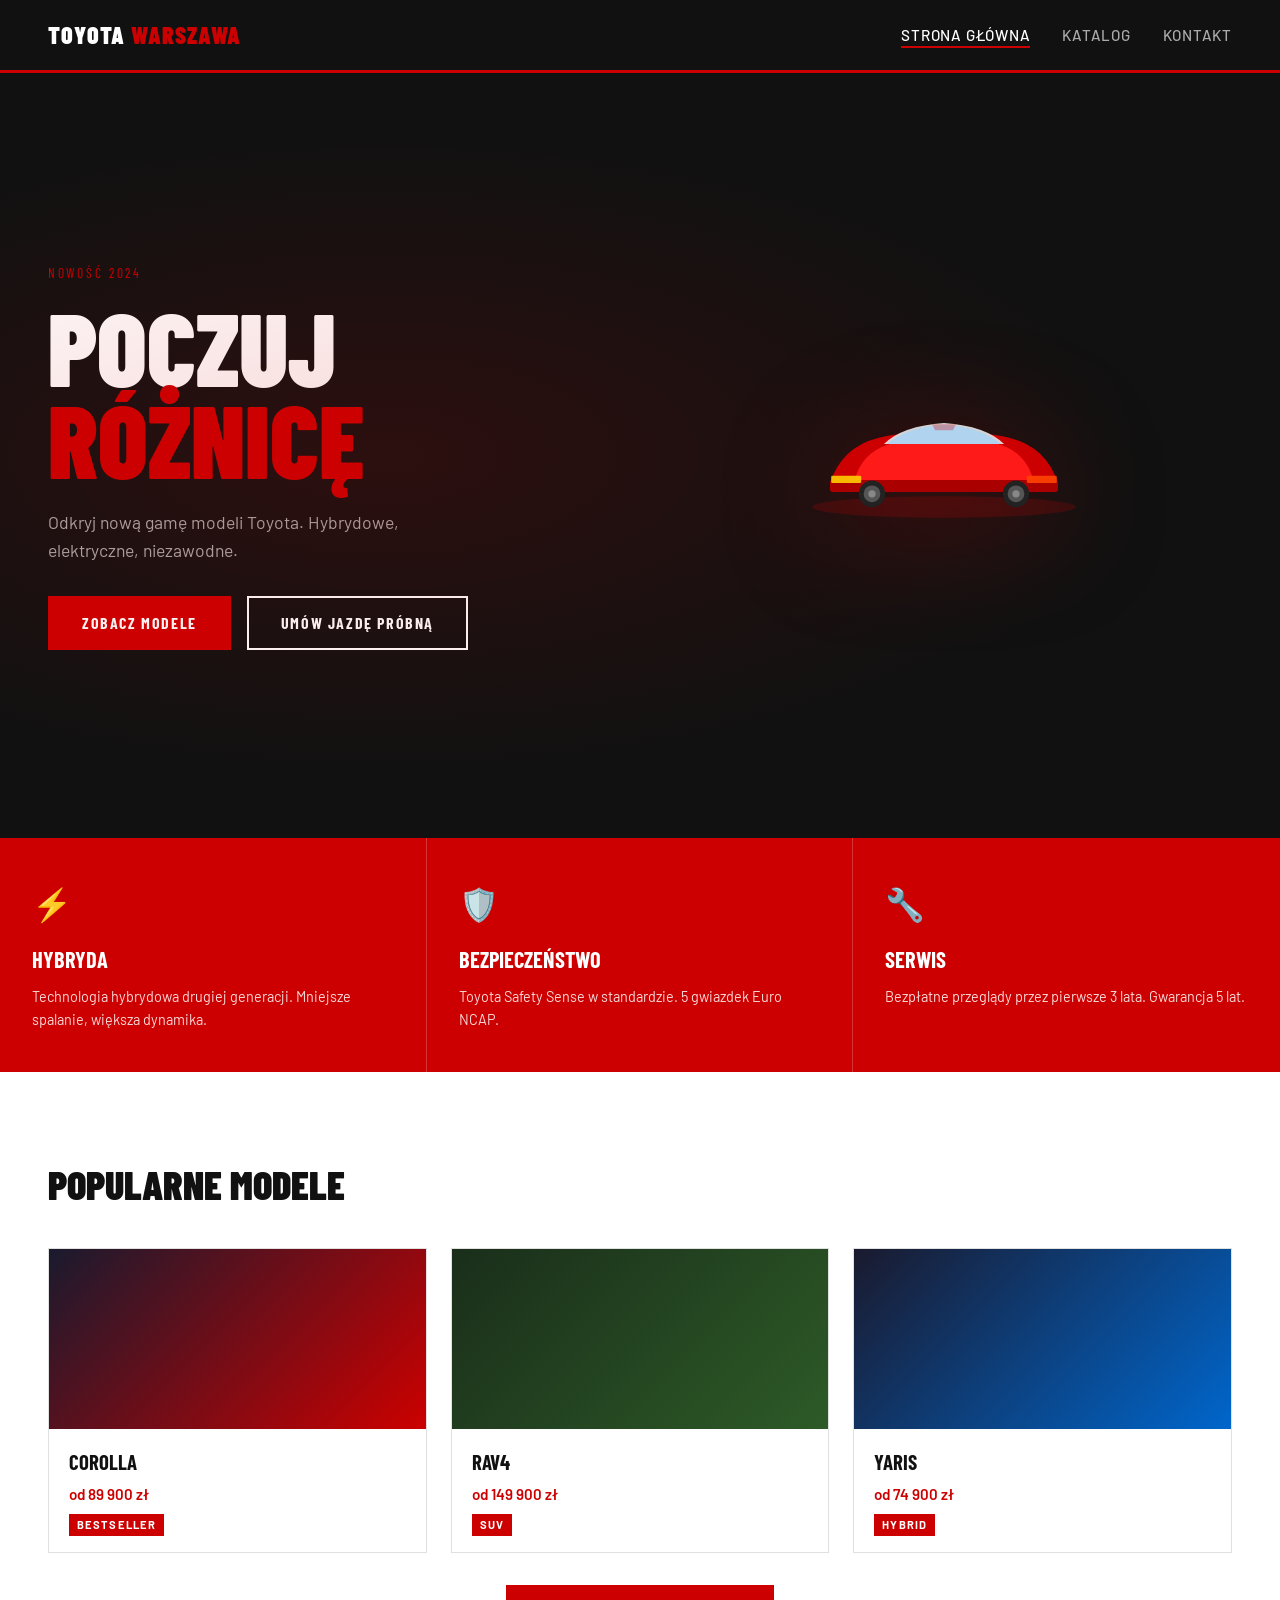
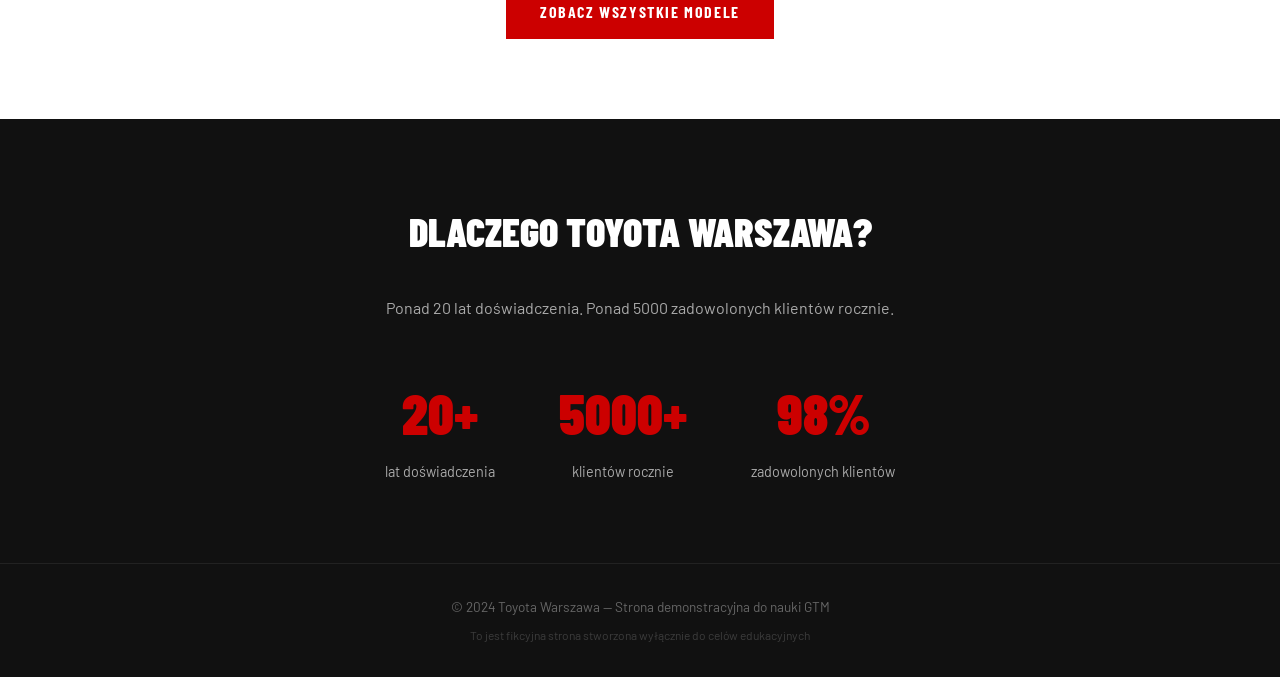
<file: index.html>
<!DOCTYPE html>
<html lang="pl">
<head>
  <!-- Google Tag Manager -->
<script>(function(w,d,s,l,i){w[l]=w[l]||[];w[l].push({'gtm.start':
new Date().getTime(),event:'gtm.js'});var f=d.getElementsByTagName(s)[0],
j=d.createElement(s),dl=l!='dataLayer'?'&l='+l:'';j.async=true;j.src=
'https://www.googletagmanager.com/gtm.js?id='+i+dl;f.parentNode.insertBefore(j,f);
})(window,document,'script','dataLayer','GTM-MQZLHCC2');</script>
<!-- End Google Tag Manager -->
  <meta charset="UTF-8" />
  <meta name="viewport" content="width=device-width, initial-scale=1.0"/>
  <title>Toyota Warszawa — Salon Samochodowy</title>
  <link rel="preconnect" href="https://fonts.googleapis.com">
  <link href="https://fonts.googleapis.com/css2?family=Barlow+Condensed:wght@400;600;700;900&family=Barlow:wght@300;400;500&display=swap" rel="stylesheet">
  <link rel="stylesheet" href="style.css">
</head>
<body>
<!-- Google Tag Manager (noscript) -->
<noscript><iframe src="https://www.googletagmanager.com/ns.html?id=GTM-MQZLHCC2"
height="0" width="0" style="display:none;visibility:hidden"></iframe></noscript>
<!-- End Google Tag Manager (noscript) -->

  <nav class="navbar">
    <a href="index.html" class="logo">TOYOTA <span>WARSZAWA</span></a>
    <ul class="nav-links">
      <li><a href="index.html" class="active">Strona główna</a></li>
      <li><a href="katalog.html">Katalog</a></li>
      <li><a href="kontakt.html">Kontakt</a></li>
    </ul>
  </nav>

  <section class="hero">
    <div class="hero-content">
      <p class="hero-label">Nowość 2024</p>
      <h1>Poczuj<br><span>różnicę</span></h1>
      <p class="hero-sub">Odkryj nową gamę modeli Toyota. Hybrydowe, elektryczne, niezawodne.</p>
      <div class="hero-btns">
        <a href="katalog.html" class="btn btn-primary" id="hero-cta">Zobacz modele</a>
        <a href="kontakt.html" class="btn btn-outline" id="hero-contact">Umów jazdę próbną</a>
      </div>
    </div>
    <div class="hero-visual">
      <div class="car-placeholder">
        <svg viewBox="0 0 500 220" fill="none" xmlns="http://www.w3.org/2000/svg">
          <ellipse cx="250" cy="200" rx="220" ry="18" fill="#ff0000" opacity="0.15"/>
          <path d="M60 160 Q80 100 140 85 Q180 75 250 72 Q320 75 360 85 Q420 100 440 160 Z" fill="#cc0000"/>
          <path d="M100 160 Q110 110 160 95 Q200 82 250 80 Q300 82 340 95 Q390 110 400 160 Z" fill="#ff1a1a"/>
          <path d="M150 95 Q180 65 250 60 Q320 65 350 95 Z" fill="#e8e8e8" opacity="0.9"/>
          <path d="M155 95 Q185 68 250 63 Q315 68 345 95 Z" fill="#b0d4f0"/>
          <rect x="60" y="155" width="380" height="20" rx="4" fill="#aa0000"/>
          <circle cx="130" cy="178" r="22" fill="#222"/>
          <circle cx="130" cy="178" r="14" fill="#555"/>
          <circle cx="130" cy="178" r="6" fill="#888"/>
          <circle cx="370" cy="178" r="22" fill="#222"/>
          <circle cx="370" cy="178" r="14" fill="#555"/>
          <circle cx="370" cy="178" r="6" fill="#888"/>
          <rect x="62" y="148" width="50" height="12" rx="2" fill="#ffcc00" opacity="0.9"/>
          <rect x="388" y="148" width="50" height="12" rx="2" fill="#ff4400" opacity="0.9"/>
          <path d="M235 72 L230 62 L270 62 L265 72 Z" fill="#cc0000" opacity="0.3"/>
        </svg>
      </div>
    </div>
  </section>

  <section class="features">
    <div class="feature-item">
      <span class="feature-icon">⚡</span>
      <h3>Hybryda</h3>
      <p>Technologia hybrydowa drugiej generacji. Mniejsze spalanie, większa dynamika.</p>
    </div>
    <div class="feature-item">
      <span class="feature-icon">🛡️</span>
      <h3>Bezpieczeństwo</h3>
      <p>Toyota Safety Sense w standardzie. 5 gwiazdek Euro NCAP.</p>
    </div>
    <div class="feature-item">
      <span class="feature-icon">🔧</span>
      <h3>Serwis</h3>
      <p>Bezpłatne przeglądy przez pierwsze 3 lata. Gwarancja 5 lat.</p>
    </div>
  </section>

  <section class="models-preview">
    <h2>Popularne modele</h2>
    <div class="models-grid">
      <a href="produkt.html?model=corolla" class="model-card" data-model="Corolla">
        <div class="model-img corolla-img"></div>
        <div class="model-info">
          <h3>Corolla</h3>
          <p class="model-price">od 89 900 zł</p>
          <span class="model-tag">Bestseller</span>
        </div>
      </a>
      <a href="produkt.html?model=rav4" class="model-card" data-model="RAV4">
        <div class="model-img rav4-img"></div>
        <div class="model-info">
          <h3>RAV4</h3>
          <p class="model-price">od 149 900 zł</p>
          <span class="model-tag">SUV</span>
        </div>
      </a>
      <a href="produkt.html?model=yaris" class="model-card" data-model="Yaris">
        <div class="model-img yaris-img"></div>
        <div class="model-info">
          <h3>Yaris</h3>
          <p class="model-price">od 74 900 zł</p>
          <span class="model-tag">Hybrid</span>
        </div>
      </a>
    </div>
    <div style="text-align:center; margin-top: 2rem;">
      <a href="katalog.html" class="btn btn-primary" id="see-all-models">Zobacz wszystkie modele</a>
    </div>
  </section>

  <section class="scroll-section">
    <h2>Dlaczego Toyota Warszawa?</h2>
    <p>Ponad 20 lat doświadczenia. Ponad 5000 zadowolonych klientów rocznie.</p>
    <div class="stats">
      <div class="stat"><span class="stat-num">20+</span><span class="stat-label">lat doświadczenia</span></div>
      <div class="stat"><span class="stat-num">5000+</span><span class="stat-label">klientów rocznie</span></div>
      <div class="stat"><span class="stat-num">98%</span><span class="stat-label">zadowolonych klientów</span></div>
    </div>
  </section>

  <footer class="footer">
    <p>© 2024 Toyota Warszawa — Strona demonstracyjna do nauki GTM</p>
    <p style="font-size:0.75rem; opacity:0.5; margin-top:0.5rem;">To jest fikcyjna strona stworzona wyłącznie do celów edukacyjnych</p>
  </footer>

  <script src="gtm-events.js"></script>
</body>
</html>
</file>
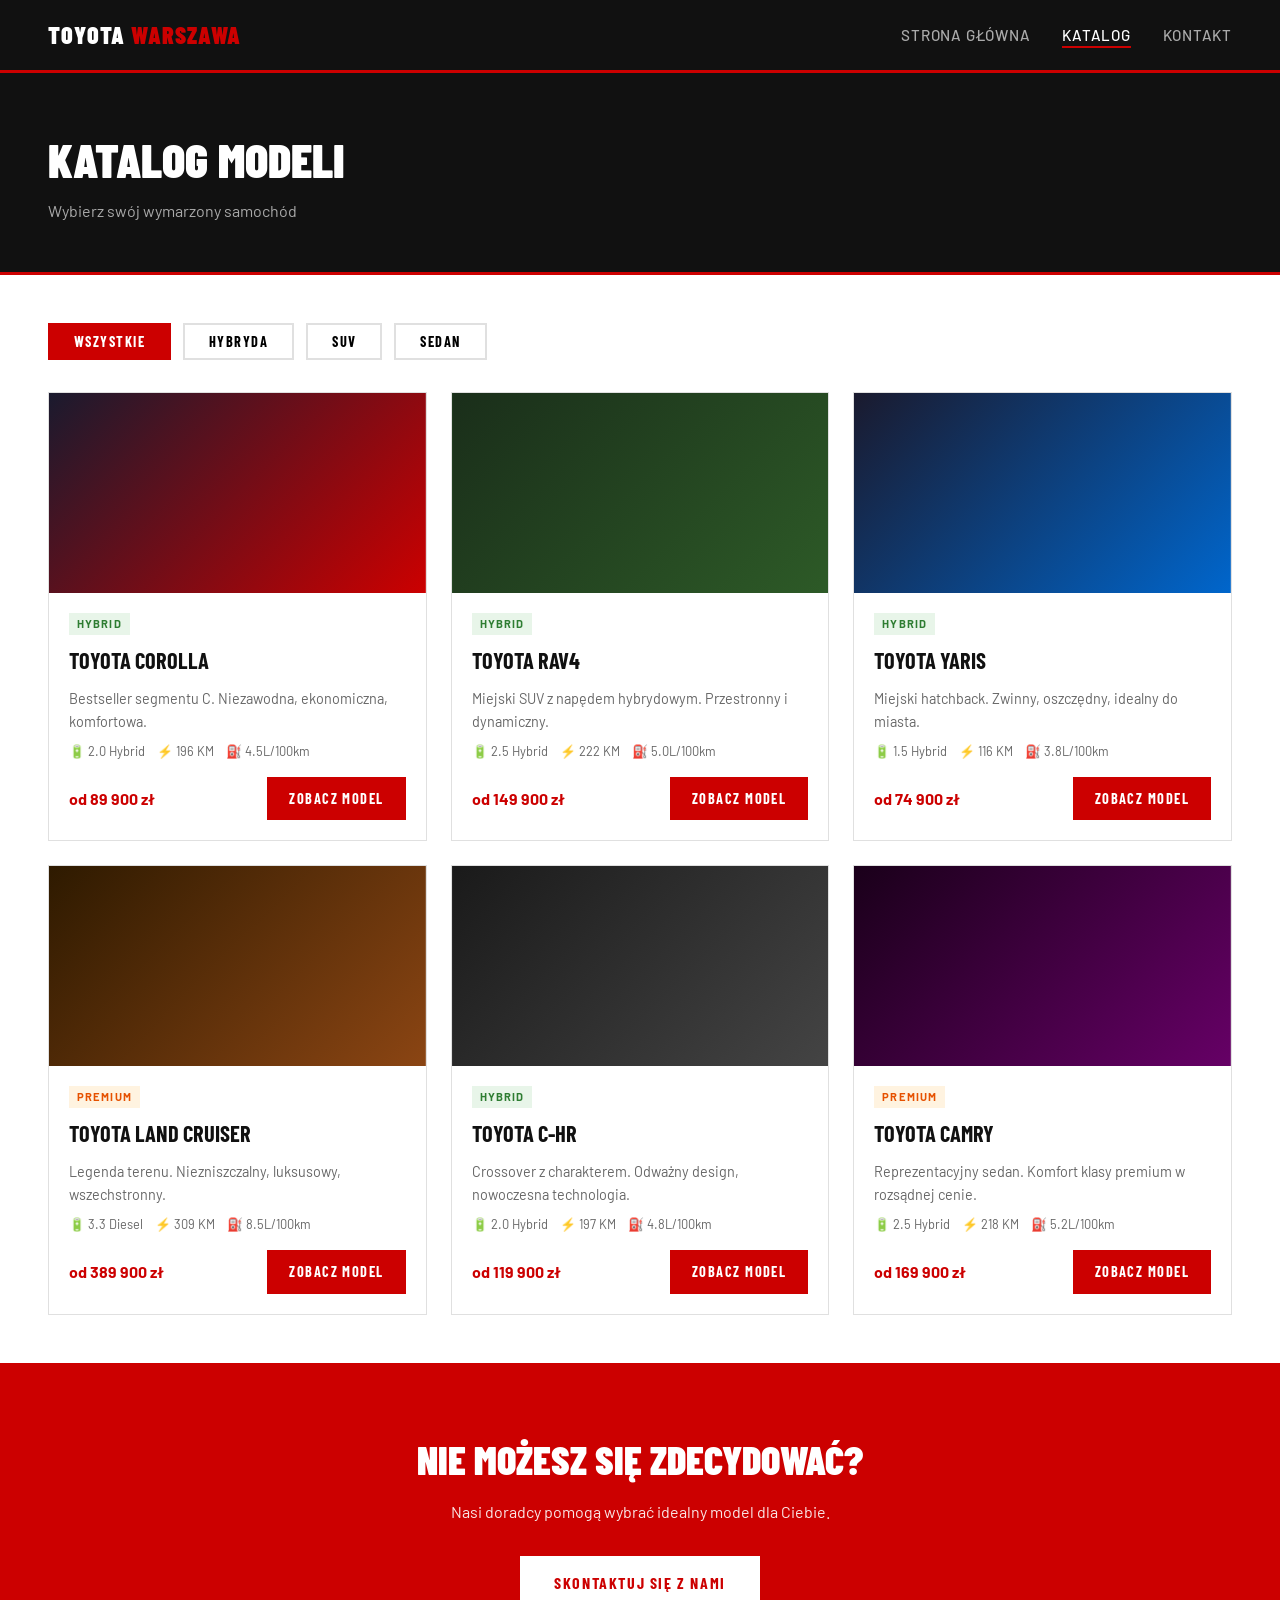
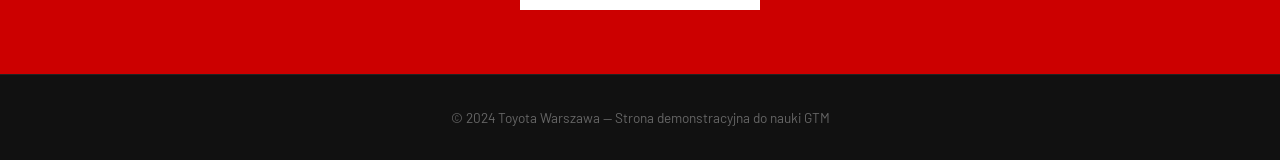
<file: katalog.html>
<!DOCTYPE html>
<html lang="pl">
<head>
  <!-- Google Tag Manager -->
<script>(function(w,d,s,l,i){w[l]=w[l]||[];w[l].push({'gtm.start':
new Date().getTime(),event:'gtm.js'});var f=d.getElementsByTagName(s)[0],
j=d.createElement(s),dl=l!='dataLayer'?'&l='+l:'';j.async=true;j.src=
'https://www.googletagmanager.com/gtm.js?id='+i+dl;f.parentNode.insertBefore(j,f);
})(window,document,'script','dataLayer','GTM-MQZLHCC2');</script>
<!-- End Google Tag Manager -->
  <meta charset="UTF-8" />
  <meta name="viewport" content="width=device-width, initial-scale=1.0"/>
  <title>Katalog modeli — Toyota Warszawa</title>
  <!-- GTM HEAD CODE — wstaw tutaj swój kod GTM -->
  <!-- <script>(function(w,d,s,l,i){...})(window,document,'script','dataLayer','GTM-XXXXXX');</script> -->
  <link rel="preconnect" href="https://fonts.googleapis.com">
  <link href="https://fonts.googleapis.com/css2?family=Barlow+Condensed:wght@400;600;700;900&family=Barlow:wght@300;400;500&display=swap" rel="stylesheet">
  <link rel="stylesheet" href="style.css">
</head>
<body>
<!-- Google Tag Manager (noscript) -->
<noscript><iframe src="https://www.googletagmanager.com/ns.html?id=GTM-MQZLHCC2"
height="0" width="0" style="display:none;visibility:hidden"></iframe></noscript>
<!-- End Google Tag Manager (noscript) -->
  <!-- GTM NOSCRIPT -->
  <!-- <noscript><iframe src="https://www.googletagmanager.com/ns.html?id=GTM-XXXXXX" height="0" width="0"></iframe></noscript> -->

  <nav class="navbar">
    <a href="index.html" class="logo">TOYOTA <span>WARSZAWA</span></a>
    <ul class="nav-links">
      <li><a href="index.html">Strona główna</a></li>
      <li><a href="katalog.html" class="active">Katalog</a></li>
      <li><a href="kontakt.html">Kontakt</a></li>
    </ul>
  </nav>

  <div class="page-header">
    <h1>Katalog modeli</h1>
    <p>Wybierz swój wymarzony samochód</p>
  </div>

  <section class="katalog-section">
    <div class="filter-bar">
      <button class="filter-btn active" data-filter="all">Wszystkie</button>
      <button class="filter-btn" data-filter="hybrid">Hybryda</button>
      <button class="filter-btn" data-filter="suv">SUV</button>
      <button class="filter-btn" data-filter="sedan">Sedan</button>
    </div>

    <div class="katalog-grid">

      <div class="katalog-card" data-category="hybrid sedan">
        <div class="katalog-img corolla-img"></div>
        <div class="katalog-info">
          <span class="tag-hybrid">Hybrid</span>
          <h3>Toyota Corolla</h3>
          <p>Bestseller segmentu C. Niezawodna, ekonomiczna, komfortowa.</p>
          <div class="specs">
            <span>🔋 2.0 Hybrid</span>
            <span>⚡ 196 KM</span>
            <span>⛽ 4.5L/100km</span>
          </div>
          <div class="katalog-footer">
            <span class="price">od 89 900 zł</span>
            <a href="produkt.html?model=corolla" class="btn btn-primary btn-sm" data-model="Corolla">Zobacz model</a>
          </div>
        </div>
      </div>

      <div class="katalog-card" data-category="hybrid suv">
        <div class="katalog-img rav4-img"></div>
        <div class="katalog-info">
          <span class="tag-hybrid">Hybrid</span>
          <h3>Toyota RAV4</h3>
          <p>Miejski SUV z napędem hybrydowym. Przestronny i dynamiczny.</p>
          <div class="specs">
            <span>🔋 2.5 Hybrid</span>
            <span>⚡ 222 KM</span>
            <span>⛽ 5.0L/100km</span>
          </div>
          <div class="katalog-footer">
            <span class="price">od 149 900 zł</span>
            <a href="produkt.html?model=rav4" class="btn btn-primary btn-sm" data-model="RAV4">Zobacz model</a>
          </div>
        </div>
      </div>

      <div class="katalog-card" data-category="hybrid">
        <div class="katalog-img yaris-img"></div>
        <div class="katalog-info">
          <span class="tag-hybrid">Hybrid</span>
          <h3>Toyota Yaris</h3>
          <p>Miejski hatchback. Zwinny, oszczędny, idealny do miasta.</p>
          <div class="specs">
            <span>🔋 1.5 Hybrid</span>
            <span>⚡ 116 KM</span>
            <span>⛽ 3.8L/100km</span>
          </div>
          <div class="katalog-footer">
            <span class="price">od 74 900 zł</span>
            <a href="produkt.html?model=yaris" class="btn btn-primary btn-sm" data-model="Yaris">Zobacz model</a>
          </div>
        </div>
      </div>

      <div class="katalog-card" data-category="suv">
        <div class="katalog-img landcruiser-img"></div>
        <div class="katalog-info">
          <span class="tag-premium">Premium</span>
          <h3>Toyota Land Cruiser</h3>
          <p>Legenda terenu. Niezniszczalny, luksusowy, wszechstronny.</p>
          <div class="specs">
            <span>🔋 3.3 Diesel</span>
            <span>⚡ 309 KM</span>
            <span>⛽ 8.5L/100km</span>
          </div>
          <div class="katalog-footer">
            <span class="price">od 389 900 zł</span>
            <a href="produkt.html?model=landcruiser" class="btn btn-primary btn-sm" data-model="Land Cruiser">Zobacz model</a>
          </div>
        </div>
      </div>

      <div class="katalog-card" data-category="hybrid suv">
        <div class="katalog-img cx5-img"></div>
        <div class="katalog-info">
          <span class="tag-hybrid">Hybrid</span>
          <h3>Toyota C-HR</h3>
          <p>Crossover z charakterem. Odważny design, nowoczesna technologia.</p>
          <div class="specs">
            <span>🔋 2.0 Hybrid</span>
            <span>⚡ 197 KM</span>
            <span>⛽ 4.8L/100km</span>
          </div>
          <div class="katalog-footer">
            <span class="price">od 119 900 zł</span>
            <a href="produkt.html?model=chr" class="btn btn-primary btn-sm" data-model="C-HR">Zobacz model</a>
          </div>
        </div>
      </div>

      <div class="katalog-card" data-category="sedan">
        <div class="katalog-img camry-img"></div>
        <div class="katalog-info">
          <span class="tag-premium">Premium</span>
          <h3>Toyota Camry</h3>
          <p>Reprezentacyjny sedan. Komfort klasy premium w rozsądnej cenie.</p>
          <div class="specs">
            <span>🔋 2.5 Hybrid</span>
            <span>⚡ 218 KM</span>
            <span>⛽ 5.2L/100km</span>
          </div>
          <div class="katalog-footer">
            <span class="price">od 169 900 zł</span>
            <a href="produkt.html?model=camry" class="btn btn-primary btn-sm" data-model="Camry">Zobacz model</a>
          </div>
        </div>
      </div>

    </div>
  </section>

 <section class="cta-section" id="cta-zdecydowac">
    <h2>Nie możesz się zdecydować?</h2>
    <p>Nasi doradcy pomogą wybrać idealny model dla Ciebie.</p>
    <a href="kontakt.html" class="btn btn-primary" id="katalog-contact-cta">Skontaktuj się z nami</a>
  </section>

  <footer class="footer">
    <p>© 2024 Toyota Warszawa — Strona demonstracyjna do nauki GTM</p>
  </footer>

  <script src="gtm-events.js"></script>
  <script>
    // Filter functionality
    const filterBtns = document.querySelectorAll('.filter-btn');
    const cards = document.querySelectorAll('.katalog-card');

    filterBtns.forEach(btn => {
      btn.addEventListener('click', () => {
        filterBtns.forEach(b => b.classList.remove('active'));
        btn.classList.add('active');
        const filter = btn.dataset.filter;

        // GTM dataLayer push for filter click
        window.dataLayer = window.dataLayer || [];
        dataLayer.push({
          'event': 'filter_click',
          'filter_value': filter
        });

        cards.forEach(card => {
          if (filter === 'all' || card.dataset.category.includes(filter)) {
            card.style.display = 'flex';
          } else {
            card.style.display = 'none';
          }
        });
      });
    });
  </script>
</body>
</html>
</file>
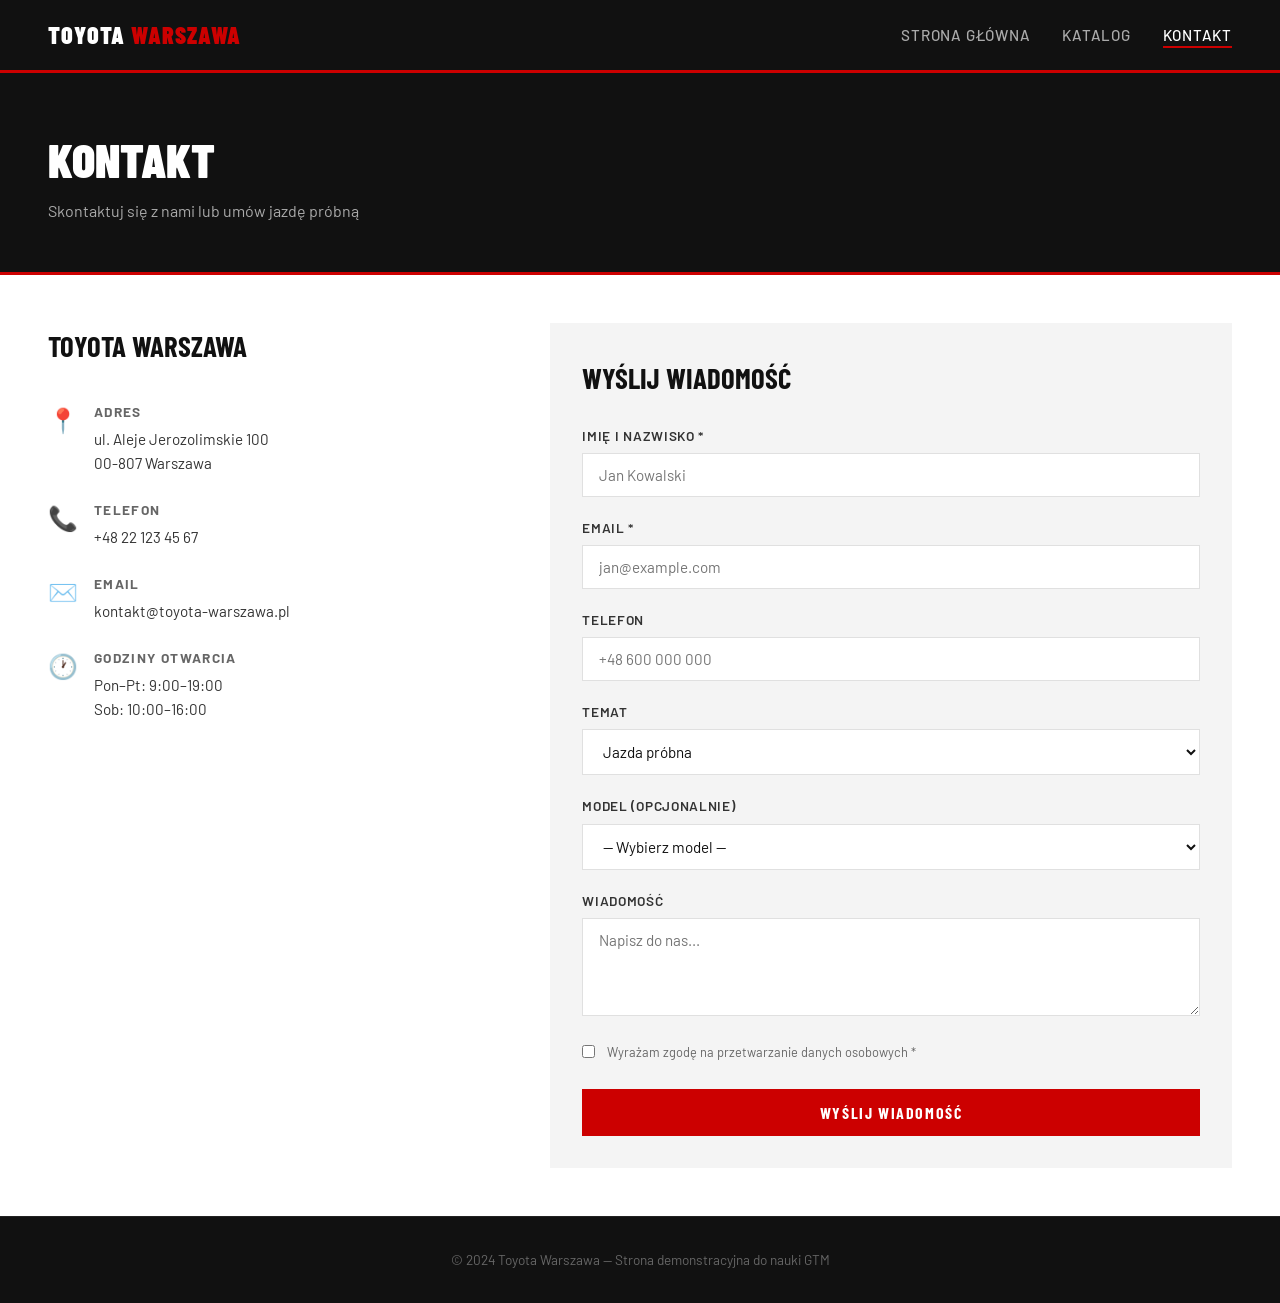
<file: kontakt.html>
<!DOCTYPE html>
<html lang="pl">
<head>
  <!-- Google Tag Manager -->
<script>(function(w,d,s,l,i){w[l]=w[l]||[];w[l].push({'gtm.start':
new Date().getTime(),event:'gtm.js'});var f=d.getElementsByTagName(s)[0],
j=d.createElement(s),dl=l!='dataLayer'?'&l='+l:'';j.async=true;j.src=
'https://www.googletagmanager.com/gtm.js?id='+i+dl;f.parentNode.insertBefore(j,f);
})(window,document,'script','dataLayer','GTM-MQZLHCC2');</script>
<!-- End Google Tag Manager -->
  <meta charset="UTF-8" />
  <meta name="viewport" content="width=device-width, initial-scale=1.0"/>
  <title>Kontakt — Toyota Warszawa</title>
  <!-- GTM HEAD CODE — wstaw tutaj swój kod GTM -->
  <!-- <script>(function(w,d,s,l,i){...})(window,document,'script','dataLayer','GTM-XXXXXX');</script> -->
  <link rel="preconnect" href="https://fonts.googleapis.com">
  <link href="https://fonts.googleapis.com/css2?family=Barlow+Condensed:wght@400;600;700;900&family=Barlow:wght@300;400;500&display=swap" rel="stylesheet">
  <link rel="stylesheet" href="style.css">
</head>
<body>
<!-- Google Tag Manager (noscript) -->
<noscript><iframe src="https://www.googletagmanager.com/ns.html?id=GTM-MQZLHCC2"
height="0" width="0" style="display:none;visibility:hidden"></iframe></noscript>
<!-- End Google Tag Manager (noscript) -->
  <!-- GTM NOSCRIPT -->
  <!-- <noscript><iframe src="https://www.googletagmanager.com/ns.html?id=GTM-XXXXXX" height="0" width="0"></iframe></noscript> -->

  <nav class="navbar">
    <a href="index.html" class="logo">TOYOTA <span>WARSZAWA</span></a>
    <ul class="nav-links">
      <li><a href="index.html">Strona główna</a></li>
      <li><a href="katalog.html">Katalog</a></li>
      <li><a href="kontakt.html" class="active">Kontakt</a></li>
    </ul>
  </nav>

  <div class="page-header">
    <h1>Kontakt</h1>
    <p>Skontaktuj się z nami lub umów jazdę próbną</p>
  </div>

  <section class="kontakt-section">

    <div class="kontakt-info">
      <h2>Toyota Warszawa</h2>
      <div class="info-item">
        <span class="info-icon">📍</span>
        <div>
          <strong>Adres</strong>
          <p>ul. Aleje Jerozolimskie 100<br>00-807 Warszawa</p>
        </div>
      </div>
      <div class="info-item">
        <span class="info-icon">📞</span>
        <div>
          <strong>Telefon</strong>
          <p><a href="tel:+48221234567" id="phone-link">+48 22 123 45 67</a></p>
        </div>
      </div>
      <div class="info-item">
        <span class="info-icon">✉️</span>
        <div>
          <strong>Email</strong>
          <p><a href="mailto:kontakt@toyota-warszawa.pl" id="email-link">kontakt@toyota-warszawa.pl</a></p>
        </div>
      </div>
      <div class="info-item">
        <span class="info-icon">🕐</span>
        <div>
          <strong>Godziny otwarcia</strong>
          <p>Pon–Pt: 9:00–19:00<br>Sob: 10:00–16:00</p>
        </div>
      </div>
    </div>

    <div class="kontakt-form-box">
      <h2>Wyślij wiadomość</h2>
      <form id="contact-form" action="thank_you.html">

        <div class="form-group">
          <label for="imie">Imię i nazwisko *</label>
          <input type="text" id="imie" name="imie" placeholder="Jan Kowalski" required>
        </div>

        <div class="form-group">
          <label for="email">Email *</label>
          <input type="email" id="email" name="email" placeholder="jan@example.com" required>
        </div>

        <div class="form-group">
          <label for="telefon">Telefon</label>
          <input type="tel" id="telefon" name="telefon" placeholder="+48 600 000 000">
        </div>

        <div class="form-group">
          <label for="temat">Temat</label>
          <select id="temat" name="temat">
            <option value="jazda_probna">Jazda próbna</option>
            <option value="oferta">Zapytanie o ofertę</option>
            <option value="serwis">Serwis</option>
            <option value="inne">Inne</option>
          </select>
        </div>

        <div class="form-group">
          <label for="model">Model (opcjonalnie)</label>
          <select id="model" name="model">
            <option value="">-- Wybierz model --</option>
            <option value="Corolla">Corolla</option>
            <option value="RAV4">RAV4</option>
            <option value="Yaris">Yaris</option>
            <option value="Land Cruiser">Land Cruiser</option>
            <option value="C-HR">C-HR</option>
            <option value="Camry">Camry</option>
          </select>
        </div>

        <div class="form-group">
          <label for="wiadomosc">Wiadomość</label>
          <textarea id="wiadomosc" name="wiadomosc" rows="4" placeholder="Napisz do nas..."></textarea>
        </div>

        <div class="form-group checkbox-group">
          <input type="checkbox" id="zgoda" name="zgoda" required>
          <label for="zgoda">Wyrażam zgodę na przetwarzanie danych osobowych *</label>
        </div>

        <button type="submit" class="btn btn-primary btn-full" id="submit-btn">Wyślij wiadomość</button>
      </form>
    </div>

  </section>

  <footer class="footer">
    <p>© 2024 Toyota Warszawa — Strona demonstracyjna do nauki GTM</p>
  </footer>

  <script src="gtm-events.js"></script>
  <script>
    window.dataLayer = window.dataLayer || [];

    // Form submission
    document.getElementById('contact-form').addEventListener('submit', function(e) {
      e.preventDefault();
      const temat = document.getElementById('temat').value;
      const model = document.getElementById('model').value;

      // GTM — form submit event
      dataLayer.push({
        'event': 'form_submit',
        'form_type': temat,
        'selected_model': model || 'nie wybrano'
      });

      // Redirect to thank you page
      window.location.href = 'thank_you.html';
    });

    // Phone click
    document.getElementById('phone-link').addEventListener('click', () => {
      dataLayer.push({ 'event': 'phone_click', 'phone': '+48221234567' });
    });

    // Email click
    document.getElementById('email-link').addEventListener('click', () => {
      dataLayer.push({ 'event': 'email_click' });
    });

    // Form field focus tracking
    const fields = ['imie','email','telefon','temat','model','wiadomosc'];
    fields.forEach(field => {
      document.getElementById(field).addEventListener('focus', function() {
        dataLayer.push({ 'event': 'form_field_focus', 'field_name': field });
      });
    });
  </script>
</body>
</html>
</file>
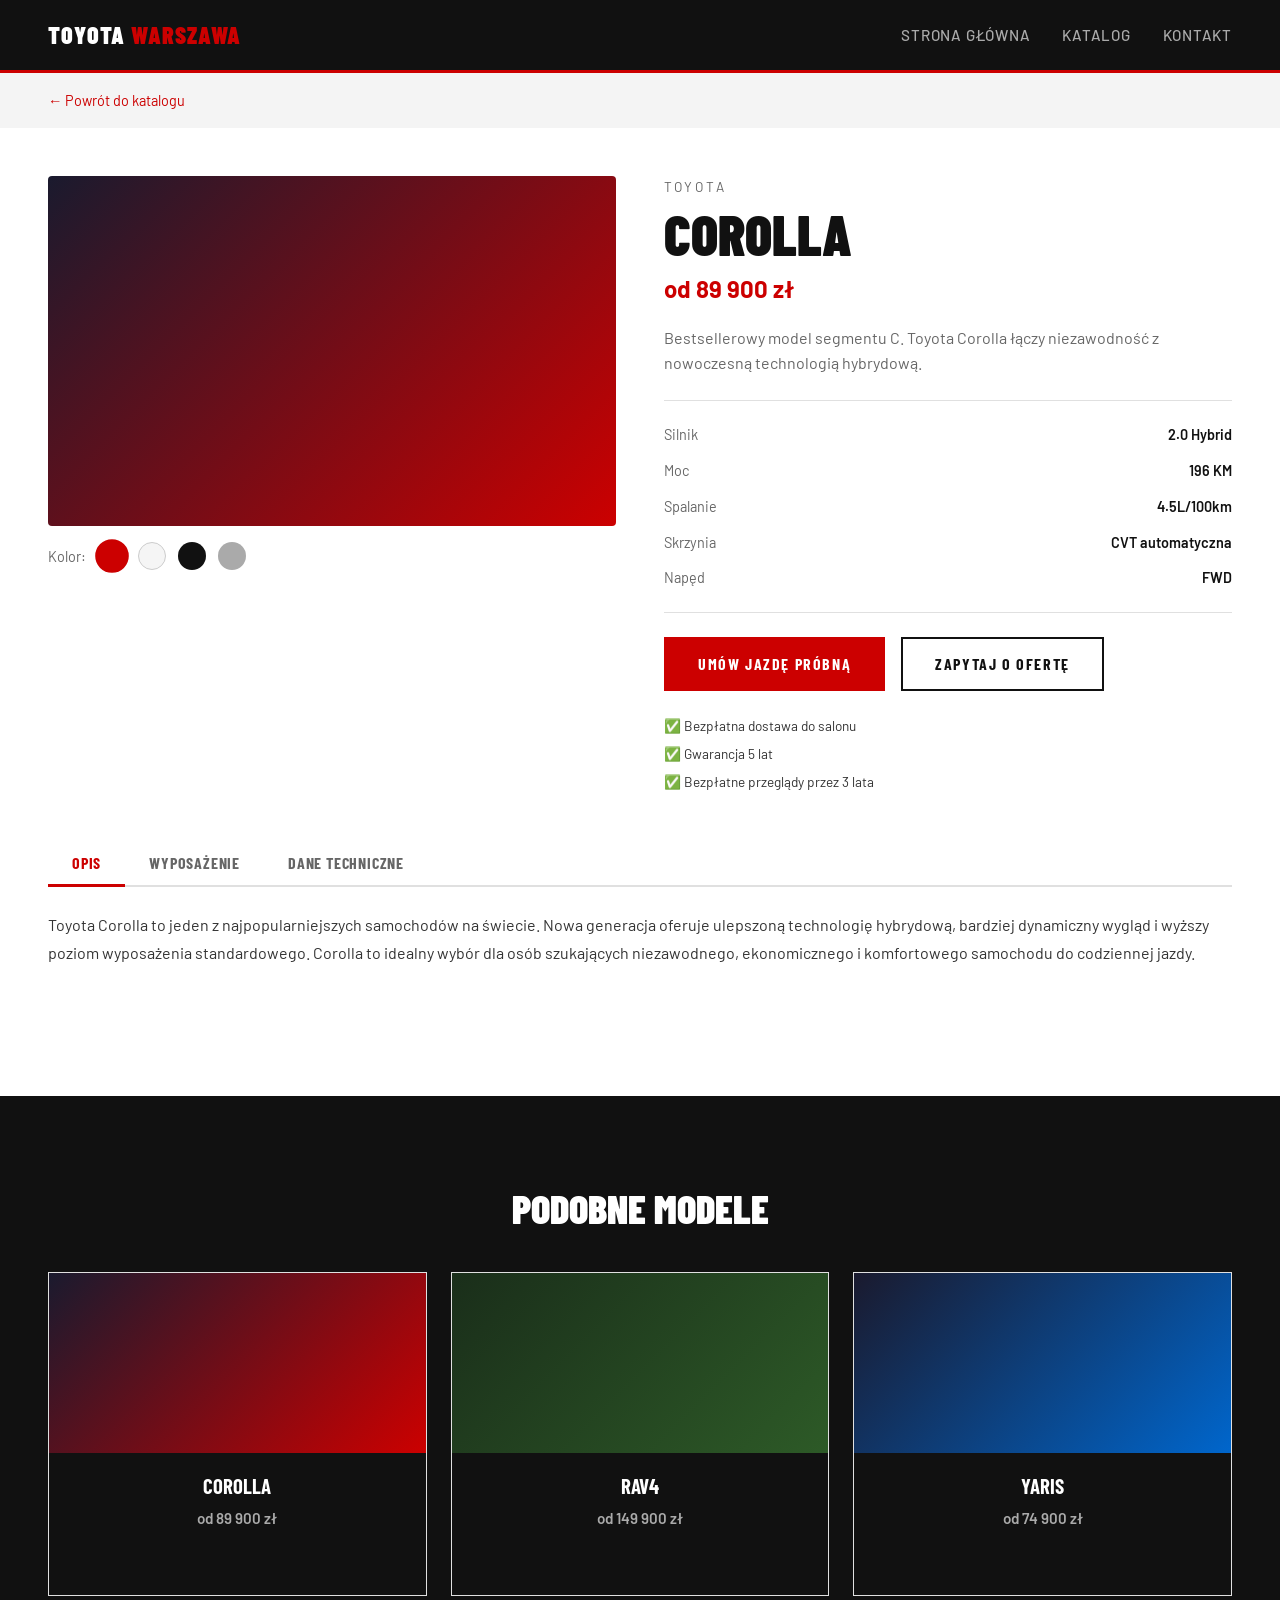
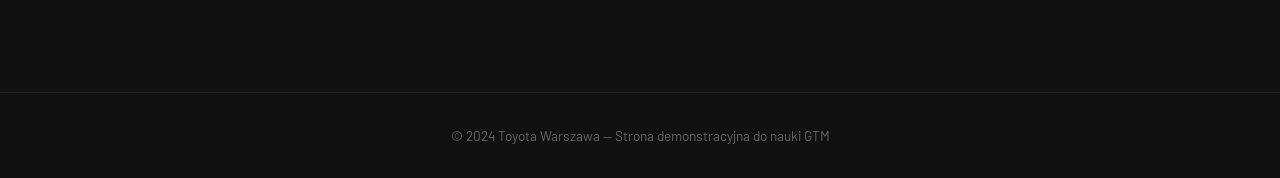
<file: produkt.html>
<!DOCTYPE html>
<html lang="pl">
<head>
  <!-- Google Tag Manager -->
<script>(function(w,d,s,l,i){w[l]=w[l]||[];w[l].push({'gtm.start':
new Date().getTime(),event:'gtm.js'});var f=d.getElementsByTagName(s)[0],
j=d.createElement(s),dl=l!='dataLayer'?'&l='+l:'';j.async=true;j.src=
'https://www.googletagmanager.com/gtm.js?id='+i+dl;f.parentNode.insertBefore(j,f);
})(window,document,'script','dataLayer','GTM-MQZLHCC2');</script>
<!-- End Google Tag Manager -->
  <meta charset="UTF-8" />
  <meta name="viewport" content="width=device-width, initial-scale=1.0"/>
  <title>Model — Toyota Warszawa</title>
  <!-- GTM HEAD CODE — wstaw tutaj swój kod GTM -->
  <!-- <script>(function(w,d,s,l,i){...})(window,document,'script','dataLayer','GTM-XXXXXX');</script> -->
  <link rel="preconnect" href="https://fonts.googleapis.com">
  <link href="https://fonts.googleapis.com/css2?family=Barlow+Condensed:wght@400;600;700;900&family=Barlow:wght@300;400;500&display=swap" rel="stylesheet">
  <link rel="stylesheet" href="style.css">
</head>
<body>
<!-- Google Tag Manager (noscript) -->
<noscript><iframe src="https://www.googletagmanager.com/ns.html?id=GTM-MQZLHCC2"
height="0" width="0" style="display:none;visibility:hidden"></iframe></noscript>
<!-- End Google Tag Manager (noscript) -->
  <!-- GTM NOSCRIPT -->
  <!-- <noscript><iframe src="https://www.googletagmanager.com/ns.html?id=GTM-XXXXXX" height="0" width="0"></iframe></noscript> -->

  <nav class="navbar">
    <a href="index.html" class="logo">TOYOTA <span>WARSZAWA</span></a>
    <ul class="nav-links">
      <li><a href="index.html">Strona główna</a></li>
      <li><a href="katalog.html">Katalog</a></li>
      <li><a href="kontakt.html">Kontakt</a></li>
    </ul>
  </nav>

  <div class="breadcrumb">
    <a href="katalog.html">← Powrót do katalogu</a>
  </div>

  <section class="produkt-section">
    <div class="produkt-visual">
      <div class="produkt-img-box" id="model-img-box"></div>
      <div class="color-picker">
        <span>Kolor:</span>
        <button class="color-btn active" data-color="Czerwony" style="background:#cc0000" title="Czerwony"></button>
        <button class="color-btn" data-color="Biały" style="background:#f5f5f5; border: 1px solid #ccc" title="Biały"></button>
        <button class="color-btn" data-color="Czarny" style="background:#111" title="Czarny"></button>
        <button class="color-btn" data-color="Srebrny" style="background:#aaa" title="Srebrny"></button>
      </div>
    </div>

    <div class="produkt-info">
      <p class="produkt-label">Toyota</p>
      <h1 id="model-name">Ładowanie...</h1>
      <p class="produkt-price" id="model-price">—</p>
      <p class="produkt-desc" id="model-desc">—</p>

      <div class="produkt-specs" id="model-specs"></div>

      <div class="produkt-btns">
        <a href="kontakt.html" class="btn btn-primary" id="btn-jazda-probna">Umów jazdę próbną</a>
        <button class="btn btn-outline" id="btn-oferta">Zapytaj o ofertę</button>
      </div>

      <div class="produkt-extra">
        <div class="extra-item">✅ Bezpłatna dostawa do salonu</div>
        <div class="extra-item">✅ Gwarancja 5 lat</div>
        <div class="extra-item">✅ Bezpłatne przeglądy przez 3 lata</div>
      </div>
    </div>
  </section>

  <section class="tabs-section">
    <div class="tabs">
      <button class="tab active" data-tab="opis">Opis</button>
      <button class="tab" data-tab="wyposazenie">Wyposażenie</button>
      <button class="tab" data-tab="dane">Dane techniczne</button>
    </div>
    <div class="tab-content" id="tab-opis">
      <p id="tab-opis-text">Pełny opis modelu...</p>
    </div>
    <div class="tab-content hidden" id="tab-wyposazenie">
      <ul class="wyposazenie-list">
        <li>✅ Toyota Safety Sense 3.0</li>
        <li>✅ Adaptacyjny tempomat</li>
        <li>✅ Kamera cofania 360°</li>
        <li>✅ Bezkluczykowy dostęp</li>
        <li>✅ Apple CarPlay / Android Auto</li>
        <li>✅ Podgrzewane fotele przednie</li>
        <li>✅ Klimatyzacja dwustrefowa</li>
        <li>✅ System audio JBL</li>
      </ul>
    </div>
    <div class="tab-content hidden" id="tab-dane">
      <table class="dane-table" id="dane-table"></table>
    </div>
  </section>

  <section class="scroll-section" style="margin-top:4rem;">
    <h2>Podobne modele</h2>
    <div class="models-grid">
      <a href="produkt.html?model=corolla" class="model-card" data-model="Corolla">
        <div class="model-img corolla-img"></div>
        <div class="model-info"><h3>Corolla</h3><p class="model-price">od 89 900 zł</p></div>
      </a>
      <a href="produkt.html?model=rav4" class="model-card" data-model="RAV4">
        <div class="model-img rav4-img"></div>
        <div class="model-info"><h3>RAV4</h3><p class="model-price">od 149 900 zł</p></div>
      </a>
      <a href="produkt.html?model=yaris" class="model-card" data-model="Yaris">
        <div class="model-img yaris-img"></div>
        <div class="model-info"><h3>Yaris</h3><p class="model-price">od 74 900 zł</p></div>
      </a>
    </div>
  </section>

  <footer class="footer">
    <p>© 2024 Toyota Warszawa — Strona demonstracyjna do nauki GTM</p>
  </footer>

  <script src="gtm-events.js"></script>
  <script>
    const models = {
      corolla: {
        name: 'Corolla', price: 'od 89 900 zł',
        desc: 'Bestsellerowy model segmentu C. Toyota Corolla łączy niezawodność z nowoczesną technologią hybrydową.',
        specs: [['Silnik','2.0 Hybrid'],['Moc','196 KM'],['Spalanie','4.5L/100km'],['Skrzynia','CVT automatyczna'],['Napęd','FWD']],
        opis: 'Toyota Corolla to jeden z najpopularniejszych samochodów na świecie. Nowa generacja oferuje ulepszoną technologię hybrydową, bardziej dynamiczny wygląd i wyższy poziom wyposażenia standardowego. Corolla to idealny wybór dla osób szukających niezawodnego, ekonomicznego i komfortowego samochodu do codziennej jazdy.'
      },
      rav4: {
        name: 'RAV4', price: 'od 149 900 zł',
        desc: 'Miejski SUV z napędem hybrydowym. Przestronny, dynamiczny, idealny dla rodzin.',
        specs: [['Silnik','2.5 Hybrid'],['Moc','222 KM'],['Spalanie','5.0L/100km'],['Skrzynia','E-CVT'],['Napęd','AWD-i']],
        opis: 'Toyota RAV4 to jeden z najpopularniejszych SUV-ów na rynku. Oferuje przestronną kabinę, zaawansowany napęd hybrydowy na wszystkie koła oraz wysoki poziom wyposażenia w zakresie bezpieczeństwa. Idealny dla rodzin oraz osób prowadzących aktywny tryb życia.'
      },
      yaris: {
        name: 'Yaris', price: 'od 74 900 zł',
        desc: 'Zwinny hatchback do miasta. Niska konsumpcja, łatwe parkowanie, nowoczesny design.',
        specs: [['Silnik','1.5 Hybrid'],['Moc','116 KM'],['Spalanie','3.8L/100km'],['Skrzynia','CVT automatyczna'],['Napęd','FWD']],
        opis: 'Toyota Yaris to idealne auto do miasta. Czwarta generacja tego modelu oferuje zupełnie nową architekturę, bardziej dynamiczny wygląd i ulepszoną technologię hybrydową. Dzięki niskiej konsumpcji paliwa i zwrotności, Yaris sprawdza się doskonale w miejskim ruchu.'
      },
      landcruiser: {
        name: 'Land Cruiser', price: 'od 389 900 zł',
        desc: 'Legenda terenu. Niezniszczalny, luksusowy i gotowy na każde wyzwanie.',
        specs: [['Silnik','3.3 Twin-Turbo Diesel'],['Moc','309 KM'],['Spalanie','8.5L/100km'],['Skrzynia','10-biegowy automat'],['Napęd','4WD']],
        opis: 'Toyota Land Cruiser 300 to następca legendy. Oferuje nowy silnik V6 twin-turbo diesel, zupełnie nową platformę TNGA-F oraz bogatsze wyposażenie. Land Cruiser to samochód dla tych, którzy potrzebują prawdziwych możliwości terenowych połączonych z luksusowym wykończeniem.'
      },
      chr: {
        name: 'C-HR', price: 'od 119 900 zł',
        desc: 'Odważny crossover z wyjątkowym designem i nowoczesną technologią hybrydową.',
        specs: [['Silnik','2.0 Hybrid'],['Moc','197 KM'],['Spalanie','4.8L/100km'],['Skrzynia','E-CVT'],['Napęd','FWD']],
        opis: 'Toyota C-HR to crossover dla osób ceniących oryginalny design. Nowa generacja oferuje całkowicie przeprojektowaną sylwetkę, nowy silnik hybrydowy oraz bogatsze wyposażenie. C-HR wyróżnia się na tle konkurencji odważnym stylem i dynamiczną jazdą.'
      },
      camry: {
        name: 'Camry', price: 'od 169 900 zł',
        desc: 'Reprezentacyjny sedan hybrydowy. Komfort klasy premium, niskie spalanie.',
        specs: [['Silnik','2.5 Hybrid'],['Moc','218 KM'],['Spalanie','5.2L/100km'],['Skrzynia','E-CVT'],['Napęd','FWD']],
        opis: 'Toyota Camry to reprezentacyjny sedan oferujący wysoki komfort jazdy i niskie spalanie dzięki technologii hybrydowej. Camry jest wyposażona w luksusowe wnętrze, zaawansowane systemy bezpieczeństwa oraz nowoczesną elektronikę. Idealny wybór dla wymagających kierowców.'
      }
    };

    const params = new URLSearchParams(window.location.search);
    const modelKey = params.get('model') || 'corolla';
    const model = models[modelKey] || models.corolla;

    document.title = `${model.name} — Toyota Warszawa`;
    document.getElementById('model-name').textContent = model.name;
    document.getElementById('model-price').textContent = model.price;
    document.getElementById('model-desc').textContent = model.desc;
    document.getElementById('tab-opis-text').textContent = model.opis;

    const imgBox = document.getElementById('model-img-box');
    imgBox.className = 'produkt-img-box ' + modelKey + '-img';

    const specsEl = document.getElementById('model-specs');
    specsEl.innerHTML = model.specs.map(([k,v]) => `<div class="spec-row"><span>${k}</span><strong>${v}</strong></div>`).join('');

    const daneTable = document.getElementById('dane-table');
    daneTable.innerHTML = model.specs.map(([k,v]) => `<tr><td>${k}</td><td>${v}</td></tr>`).join('');

    // GTM — product view event
    window.dataLayer = window.dataLayer || [];
    dataLayer.push({
      'event': 'model_view',
      'model_name': model.name,
      'model_price': model.price
    });

    // Tabs
    document.querySelectorAll('.tab').forEach(tab => {
      tab.addEventListener('click', () => {
        document.querySelectorAll('.tab').forEach(t => t.classList.remove('active'));
        document.querySelectorAll('.tab-content').forEach(c => c.classList.add('hidden'));
        tab.classList.add('active');
        document.getElementById('tab-' + tab.dataset.tab).classList.remove('hidden');

        // GTM — tab click event
        dataLayer.push({ 'event': 'tab_click', 'tab_name': tab.dataset.tab, 'model_name': model.name });
      });
    });

    // Color picker
    document.querySelectorAll('.color-btn').forEach(btn => {
      btn.addEventListener('click', () => {
        document.querySelectorAll('.color-btn').forEach(b => b.classList.remove('active'));
        btn.classList.add('active');
        dataLayer.push({ 'event': 'color_select', 'color': btn.dataset.color, 'model_name': model.name });
      });
    });

    // Oferta button
    document.getElementById('btn-oferta').addEventListener('click', () => {
      dataLayer.push({ 'event': 'ask_for_offer', 'model_name': model.name });
      alert('Zapytanie zostało wysłane! Nasz doradca skontaktuje się z Tobą.');
    });
  </script>
</body>
</html>
</file>
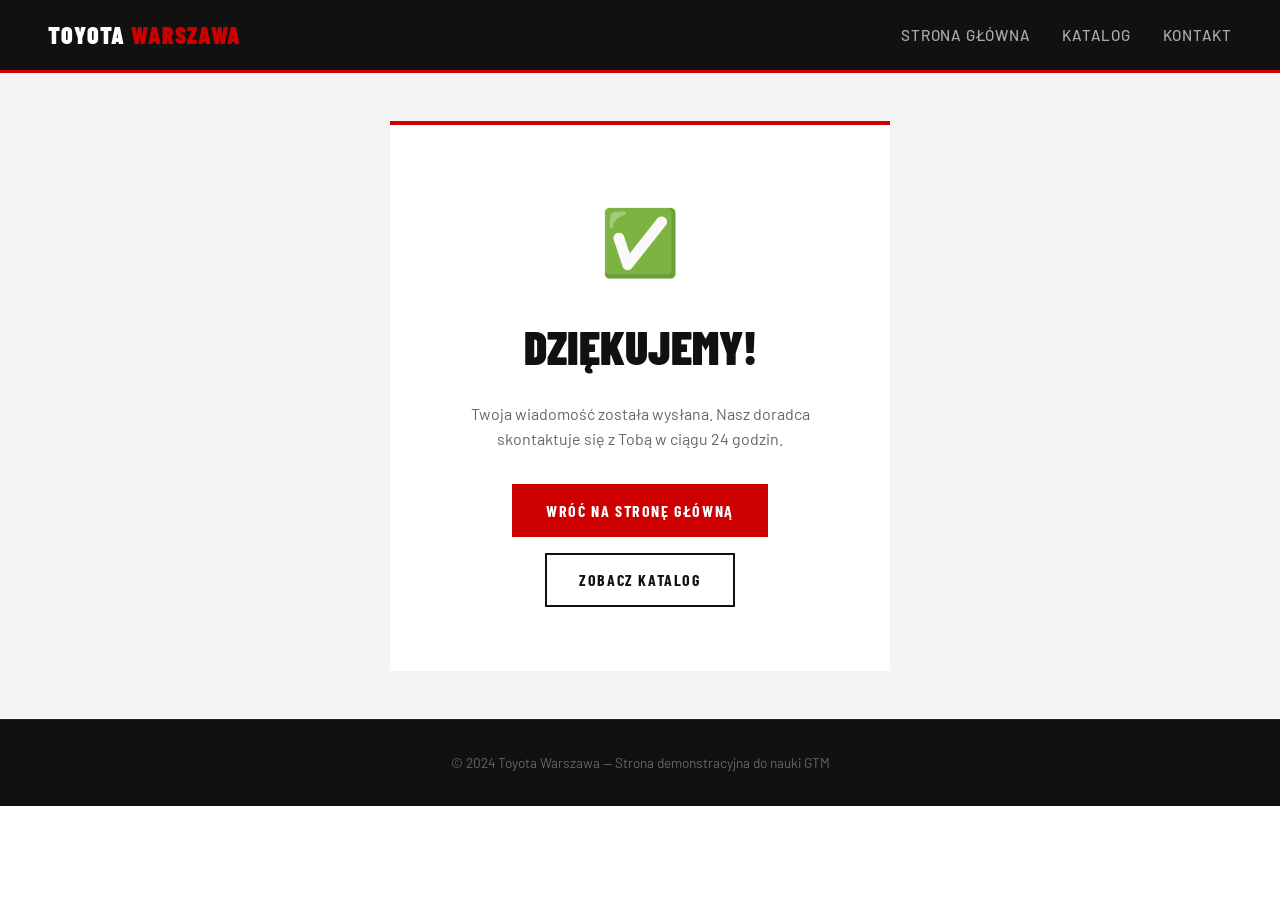
<file: thank_you.html>
<!DOCTYPE html>
<html lang="pl">
<head>
  <!-- Google Tag Manager -->
<script>(function(w,d,s,l,i){w[l]=w[l]||[];w[l].push({'gtm.start':
new Date().getTime(),event:'gtm.js'});var f=d.getElementsByTagName(s)[0],
j=d.createElement(s),dl=l!='dataLayer'?'&l='+l:'';j.async=true;j.src=
'https://www.googletagmanager.com/gtm.js?id='+i+dl;f.parentNode.insertBefore(j,f);
})(window,document,'script','dataLayer','GTM-MQZLHCC2');</script>
<!-- End Google Tag Manager -->
  <meta charset="UTF-8" />
  <meta name="viewport" content="width=device-width, initial-scale=1.0"/>
  <title>Dziękujemy! — Toyota Warszawa</title>
  <!-- GTM HEAD CODE — wstaw tutaj swój kod GTM -->
  <!-- <script>(function(w,d,s,l,i){...})(window,document,'script','dataLayer','GTM-XXXXXX');</script> -->
  <link rel="preconnect" href="https://fonts.googleapis.com">
  <link href="https://fonts.googleapis.com/css2?family=Barlow+Condensed:wght@400;600;700;900&family=Barlow:wght@300;400;500&display=swap" rel="stylesheet">
  <link rel="stylesheet" href="style.css">
</head>
<body>
<!-- Google Tag Manager (noscript) -->
<noscript><iframe src="https://www.googletagmanager.com/ns.html?id=GTM-MQZLHCC2"
height="0" width="0" style="display:none;visibility:hidden"></iframe></noscript>
<!-- End Google Tag Manager (noscript) -->
  <!-- GTM NOSCRIPT -->
  <!-- <noscript><iframe src="https://www.googletagmanager.com/ns.html?id=GTM-XXXXXX" height="0" width="0"></iframe></noscript> -->

  <nav class="navbar">
    <a href="index.html" class="logo">TOYOTA <span>WARSZAWA</span></a>
    <ul class="nav-links">
      <li><a href="index.html">Strona główna</a></li>
      <li><a href="katalog.html">Katalog</a></li>
      <li><a href="kontakt.html">Kontakt</a></li>
    </ul>
  </nav>

  <section class="thankyou-section">
    <div class="thankyou-box">
      <div class="thankyou-icon">✅</div>
      <h1>Dziękujemy!</h1>
      <p>Twoja wiadomość została wysłana. Nasz doradca skontaktuje się z Tobą w ciągu 24 godzin.</p>
      <div class="thankyou-btns">
        <a href="index.html" class="btn btn-primary">Wróć na stronę główną</a>
        <a href="katalog.html" class="btn btn-outline">Zobacz katalog</a>
      </div>
    </div>
  </section>

  <footer class="footer">
    <p>© 2024 Toyota Warszawa — Strona demonstracyjna do nauki GTM</p>
  </footer>

  <script>
    // GTM — conversion event on thank you page
    window.dataLayer = window.dataLayer || [];
    dataLayer.push({
      'event': 'conversion',
      'conversion_type': 'lead',
      'page': '/thank_you'
    });
  </script>
</body>
</html>
</file>
<file: style.css>
/* === RESET & BASE === */
*, *::before, *::after { box-sizing: border-box; margin: 0; padding: 0; }

:root {
  --red: #cc0000;
  --red-dark: #990000;
  --red-light: #ff1a1a;
  --black: #111111;
  --dark: #1a1a1a;
  --gray: #333333;
  --mid: #666666;
  --light: #f4f4f4;
  --white: #ffffff;
  --border: #e0e0e0;
}

html { scroll-behavior: smooth; }

body {
  font-family: 'Barlow', sans-serif;
  background: var(--white);
  color: var(--black);
  font-size: 16px;
  line-height: 1.6;
}

a { text-decoration: none; color: inherit; }

/* === NAVBAR === */
.navbar {
  display: flex;
  align-items: center;
  justify-content: space-between;
  padding: 1rem 3rem;
  background: var(--black);
  position: sticky;
  top: 0;
  z-index: 100;
  border-bottom: 3px solid var(--red);
}

.logo {
  font-family: 'Barlow Condensed', sans-serif;
  font-size: 1.5rem;
  font-weight: 900;
  color: var(--white);
  letter-spacing: 0.05em;
}
.logo span { color: var(--red); }

.nav-links {
  display: flex;
  gap: 2rem;
  list-style: none;
}

.nav-links a {
  color: #aaa;
  font-weight: 500;
  font-size: 0.95rem;
  letter-spacing: 0.05em;
  text-transform: uppercase;
  transition: color 0.2s;
}
.nav-links a:hover, .nav-links a.active { color: var(--white); }
.nav-links a.active { border-bottom: 2px solid var(--red); padding-bottom: 2px; }

/* === BUTTONS === */
.btn {
  display: inline-block;
  padding: 0.75rem 2rem;
  font-family: 'Barlow Condensed', sans-serif;
  font-weight: 700;
  font-size: 1rem;
  letter-spacing: 0.1em;
  text-transform: uppercase;
  border: 2px solid transparent;
  cursor: pointer;
  transition: all 0.2s;
}

.btn-primary {
  background: var(--red);
  color: var(--white);
  border-color: var(--red);
}
.btn-primary:hover { background: var(--red-dark); border-color: var(--red-dark); }

.btn-outline {
  background: transparent;
  color: var(--white);
  border-color: var(--white);
}
.btn-outline:hover { background: var(--white); color: var(--black); }

.btn-sm { padding: 0.5rem 1.25rem; font-size: 0.9rem; }
.btn-full { width: 100%; text-align: center; }

/* === HERO === */
.hero {
  display: grid;
  grid-template-columns: 1fr 1fr;
  align-items: center;
  min-height: 85vh;
  background: var(--black);
  padding: 4rem 3rem;
  gap: 2rem;
  overflow: hidden;
  position: relative;
}

.hero::before {
  content: '';
  position: absolute;
  top: 0; left: 0; right: 0; bottom: 0;
  background: radial-gradient(ellipse at 30% 50%, rgba(204,0,0,0.15) 0%, transparent 60%);
  pointer-events: none;
}

.hero-label {
  font-family: 'Barlow Condensed', sans-serif;
  font-size: 0.85rem;
  letter-spacing: 0.2em;
  text-transform: uppercase;
  color: var(--red);
  margin-bottom: 1rem;
}

.hero h1 {
  font-family: 'Barlow Condensed', sans-serif;
  font-size: clamp(4rem, 8vw, 8rem);
  font-weight: 900;
  line-height: 0.9;
  color: var(--white);
  text-transform: uppercase;
  margin-bottom: 1.5rem;
}

.hero h1 span { color: var(--red); }

.hero-sub {
  color: #aaa;
  font-size: 1.1rem;
  margin-bottom: 2rem;
  max-width: 400px;
}

.hero-btns { display: flex; gap: 1rem; flex-wrap: wrap; }

.hero-visual {
  display: flex;
  align-items: center;
  justify-content: center;
}

.car-placeholder svg { width: 100%; max-width: 500px; filter: drop-shadow(0 20px 60px rgba(204,0,0,0.3)); }

/* === FEATURES === */
.features {
  display: grid;
  grid-template-columns: repeat(3, 1fr);
  background: var(--red);
}

.feature-item {
  padding: 2.5rem 2rem;
  border-right: 1px solid rgba(255,255,255,0.2);
  color: var(--white);
}
.feature-item:last-child { border-right: none; }

.feature-icon { font-size: 2rem; display: block; margin-bottom: 0.75rem; }
.feature-item h3 { font-family: 'Barlow Condensed', sans-serif; font-size: 1.4rem; font-weight: 700; margin-bottom: 0.5rem; text-transform: uppercase; }
.feature-item p { font-size: 0.9rem; opacity: 0.85; }

/* === MODELS PREVIEW === */
.models-preview {
  padding: 5rem 3rem;
  background: var(--white);
}

.models-preview h2, .scroll-section h2 {
  font-family: 'Barlow Condensed', sans-serif;
  font-size: 2.5rem;
  font-weight: 900;
  text-transform: uppercase;
  margin-bottom: 2rem;
  color: var(--black);
}

.models-grid {
  display: grid;
  grid-template-columns: repeat(3, 1fr);
  gap: 1.5rem;
  margin-bottom: 1rem;
}

.model-card {
  border: 1px solid var(--border);
  overflow: hidden;
  transition: transform 0.2s, box-shadow 0.2s;
  display: block;
}
.model-card:hover { transform: translateY(-4px); box-shadow: 0 12px 40px rgba(0,0,0,0.12); }

.model-img {
  height: 180px;
  background-size: cover;
  background-position: center;
}

/* Model image colors (placeholders with gradient backgrounds) */
.corolla-img { background: linear-gradient(135deg, #1a1a2e 0%, #cc0000 100%); }
.rav4-img { background: linear-gradient(135deg, #1a2e1a 0%, #2d5a27 100%); }
.yaris-img { background: linear-gradient(135deg, #1a1a2e 0%, #0066cc 100%); }
.landcruiser-img { background: linear-gradient(135deg, #2e1a00 0%, #8B4513 100%); }
.cx5-img { background: linear-gradient(135deg, #1a1a1a 0%, #444 100%); }
.camry-img { background: linear-gradient(135deg, #1a001a 0%, #660066 100%); }

.model-info { padding: 1rem 1.25rem; }
.model-info h3 { font-family: 'Barlow Condensed', sans-serif; font-size: 1.3rem; font-weight: 700; text-transform: uppercase; }
.model-price { color: var(--red); font-weight: 600; font-size: 0.95rem; margin-top: 0.25rem; }
.model-tag { display: inline-block; background: var(--red); color: white; font-size: 0.7rem; font-weight: 700; padding: 2px 8px; letter-spacing: 0.1em; margin-top: 0.5rem; text-transform: uppercase; }

/* === SCROLL SECTION / STATS === */
.scroll-section {
  padding: 5rem 3rem;
  background: var(--black);
  color: var(--white);
  text-align: center;
}
.scroll-section h2 { color: var(--white); }
.scroll-section p { color: #aaa; margin-bottom: 3rem; }

.stats { display: flex; justify-content: center; gap: 4rem; }
.stat { text-align: center; }
.stat-num { display: block; font-family: 'Barlow Condensed', sans-serif; font-size: 3.5rem; font-weight: 900; color: var(--red); }
.stat-label { font-size: 0.9rem; color: #aaa; }

/* === PAGE HEADER === */
.page-header {
  background: var(--black);
  color: var(--white);
  padding: 3rem;
  border-bottom: 3px solid var(--red);
}
.page-header h1 {
  font-family: 'Barlow Condensed', sans-serif;
  font-size: 3rem;
  font-weight: 900;
  text-transform: uppercase;
}
.page-header p { color: #aaa; }

/* === KATALOG === */
.katalog-section { padding: 3rem; }

.filter-bar { display: flex; gap: 0.75rem; margin-bottom: 2rem; flex-wrap: wrap; }
.filter-btn {
  padding: 0.5rem 1.5rem;
  font-family: 'Barlow Condensed', sans-serif;
  font-weight: 700;
  font-size: 0.9rem;
  letter-spacing: 0.1em;
  text-transform: uppercase;
  border: 2px solid var(--border);
  background: white;
  cursor: pointer;
  transition: all 0.2s;
}
.filter-btn:hover, .filter-btn.active { background: var(--red); color: white; border-color: var(--red); }

.katalog-grid { display: grid; grid-template-columns: repeat(3, 1fr); gap: 1.5rem; }

.katalog-card {
  border: 1px solid var(--border);
  display: flex;
  flex-direction: column;
  transition: transform 0.2s, box-shadow 0.2s;
}
.katalog-card:hover { transform: translateY(-4px); box-shadow: 0 12px 40px rgba(0,0,0,0.1); }

.katalog-img { height: 200px; background-size: cover; background-position: center; }
.katalog-info { padding: 1.25rem; flex: 1; display: flex; flex-direction: column; gap: 0.5rem; }
.katalog-info h3 { font-family: 'Barlow Condensed', sans-serif; font-size: 1.4rem; font-weight: 700; text-transform: uppercase; }
.katalog-info p { color: var(--mid); font-size: 0.9rem; flex: 1; }

.tag-hybrid, .tag-premium {
  display: inline-block;
  font-size: 0.7rem;
  font-weight: 700;
  padding: 2px 8px;
  letter-spacing: 0.1em;
  text-transform: uppercase;
  align-self: flex-start;
}
.tag-hybrid { background: #e8f5e9; color: #2e7d32; }
.tag-premium { background: #fff3e0; color: #e65100; }

.specs { display: flex; gap: 0.75rem; flex-wrap: wrap; font-size: 0.8rem; color: var(--mid); }
.katalog-footer { display: flex; justify-content: space-between; align-items: center; margin-top: 0.5rem; }
.price { font-weight: 700; color: var(--red); font-size: 1rem; }

/* === CTA SECTION === */
.cta-section {
  background: var(--red);
  color: white;
  text-align: center;
  padding: 4rem 3rem;
}
.cta-section h2 { font-family: 'Barlow Condensed', sans-serif; font-size: 2.5rem; font-weight: 900; text-transform: uppercase; margin-bottom: 0.5rem; }
.cta-section p { margin-bottom: 2rem; opacity: 0.9; }
.cta-section .btn-primary { background: white; color: var(--red); border-color: white; }
.cta-section .btn-primary:hover { background: var(--black); color: white; border-color: var(--black); }

/* === PRODUKT PAGE === */
.breadcrumb { padding: 1rem 3rem; background: var(--light); font-size: 0.9rem; }
.breadcrumb a { color: var(--red); }

.produkt-section {
  display: grid;
  grid-template-columns: 1fr 1fr;
  gap: 3rem;
  padding: 3rem;
  align-items: start;
}

.produkt-img-box {
  height: 350px;
  border-radius: 4px;
}

.color-picker { display: flex; align-items: center; gap: 0.75rem; margin-top: 1rem; font-size: 0.9rem; color: var(--mid); }
.color-btn {
  width: 28px; height: 28px;
  border-radius: 50%;
  border: 3px solid transparent;
  cursor: pointer;
  transition: transform 0.2s;
}
.color-btn.active, .color-btn:hover { transform: scale(1.2); border-color: var(--red); }

.produkt-label { font-size: 0.85rem; letter-spacing: 0.2em; text-transform: uppercase; color: var(--mid); margin-bottom: 0.5rem; }
.produkt-info h1 { font-family: 'Barlow Condensed', sans-serif; font-size: 3.5rem; font-weight: 900; text-transform: uppercase; line-height: 1; margin-bottom: 0.5rem; }
.produkt-price { font-size: 1.5rem; font-weight: 700; color: var(--red); margin-bottom: 1rem; }
.produkt-desc { color: var(--mid); margin-bottom: 1.5rem; }

.produkt-specs { border-top: 1px solid var(--border); border-bottom: 1px solid var(--border); padding: 1rem 0; margin-bottom: 1.5rem; }
.spec-row { display: flex; justify-content: space-between; padding: 0.4rem 0; font-size: 0.9rem; }
.spec-row span { color: var(--mid); }
.spec-row strong { font-weight: 600; }

.produkt-btns { display: flex; gap: 1rem; margin-bottom: 1.5rem; }
.produkt-btns .btn-outline { color: var(--black); border-color: var(--black); }
.produkt-btns .btn-outline:hover { background: var(--black); color: white; }

.produkt-extra { display: flex; flex-direction: column; gap: 0.4rem; }
.extra-item { font-size: 0.85rem; color: var(--gray); }

/* === TABS === */
.tabs-section { padding: 0 3rem 4rem; }
.tabs { display: flex; border-bottom: 2px solid var(--border); margin-bottom: 1.5rem; }
.tab {
  padding: 0.75rem 1.5rem;
  font-family: 'Barlow Condensed', sans-serif;
  font-size: 1rem;
  font-weight: 700;
  text-transform: uppercase;
  letter-spacing: 0.05em;
  background: none;
  border: none;
  cursor: pointer;
  color: var(--mid);
  border-bottom: 3px solid transparent;
  margin-bottom: -2px;
  transition: all 0.2s;
}
.tab:hover { color: var(--black); }
.tab.active { color: var(--red); border-bottom-color: var(--red); }
.tab-content { display: block; }
.tab-content.hidden { display: none; }
.tab-content p { color: var(--gray); line-height: 1.8; }

.wyposazenie-list { list-style: none; display: grid; grid-template-columns: 1fr 1fr; gap: 0.5rem; }
.wyposazenie-list li { font-size: 0.95rem; color: var(--gray); }

.dane-table { width: 100%; border-collapse: collapse; }
.dane-table tr:nth-child(even) { background: var(--light); }
.dane-table td { padding: 0.75rem 1rem; font-size: 0.95rem; }
.dane-table td:first-child { color: var(--mid); width: 40%; }
.dane-table td:last-child { font-weight: 600; }

/* === KONTAKT PAGE === */
.kontakt-section {
  display: grid;
  grid-template-columns: 1fr 1.5fr;
  gap: 3rem;
  padding: 3rem;
  align-items: start;
}

.kontakt-info h2 { font-family: 'Barlow Condensed', sans-serif; font-size: 1.8rem; font-weight: 700; text-transform: uppercase; margin-bottom: 2rem; }

.info-item { display: flex; gap: 1rem; margin-bottom: 1.5rem; }
.info-icon { font-size: 1.5rem; flex-shrink: 0; }
.info-item strong { display: block; font-size: 0.85rem; text-transform: uppercase; letter-spacing: 0.1em; color: var(--mid); margin-bottom: 0.25rem; }
.info-item p, .info-item a { color: var(--gray); font-size: 0.95rem; }
.info-item a:hover { color: var(--red); }

.kontakt-form-box { background: var(--light); padding: 2rem; }
.kontakt-form-box h2 { font-family: 'Barlow Condensed', sans-serif; font-size: 1.8rem; font-weight: 700; text-transform: uppercase; margin-bottom: 1.5rem; }

.form-group { margin-bottom: 1.25rem; }
.form-group label { display: block; font-size: 0.85rem; font-weight: 600; text-transform: uppercase; letter-spacing: 0.05em; color: var(--gray); margin-bottom: 0.4rem; }
.form-group input, .form-group select, .form-group textarea {
  width: 100%;
  padding: 0.75rem 1rem;
  border: 1px solid var(--border);
  background: white;
  font-family: 'Barlow', sans-serif;
  font-size: 0.95rem;
  color: var(--black);
  transition: border-color 0.2s;
  outline: none;
}
.form-group input:focus, .form-group select:focus, .form-group textarea:focus { border-color: var(--red); }
.form-group textarea { resize: vertical; }

.checkbox-group { display: flex; align-items: flex-start; gap: 0.75rem; }
.checkbox-group input { width: auto; margin-top: 3px; flex-shrink: 0; }
.checkbox-group label { font-size: 0.8rem; text-transform: none; letter-spacing: 0; color: var(--mid); font-weight: 400; }

/* === THANK YOU === */
.thankyou-section {
  min-height: 70vh;
  display: flex;
  align-items: center;
  justify-content: center;
  padding: 3rem;
  background: var(--light);
}
.thankyou-box {
  text-align: center;
  max-width: 500px;
  background: white;
  padding: 4rem 3rem;
  border-top: 4px solid var(--red);
}
.thankyou-icon { font-size: 4rem; margin-bottom: 1rem; }
.thankyou-box h1 { font-family: 'Barlow Condensed', sans-serif; font-size: 3rem; font-weight: 900; text-transform: uppercase; margin-bottom: 1rem; }
.thankyou-box p { color: var(--mid); margin-bottom: 2rem; }
.thankyou-btns { display: flex; gap: 1rem; justify-content: center; flex-wrap: wrap; }
.thankyou-btns .btn-outline { color: var(--black); border-color: var(--black); }

/* === FOOTER === */
.footer {
  background: var(--black);
  color: #666;
  text-align: center;
  padding: 2rem;
  font-size: 0.85rem;
  border-top: 1px solid #222;
}
</file>
